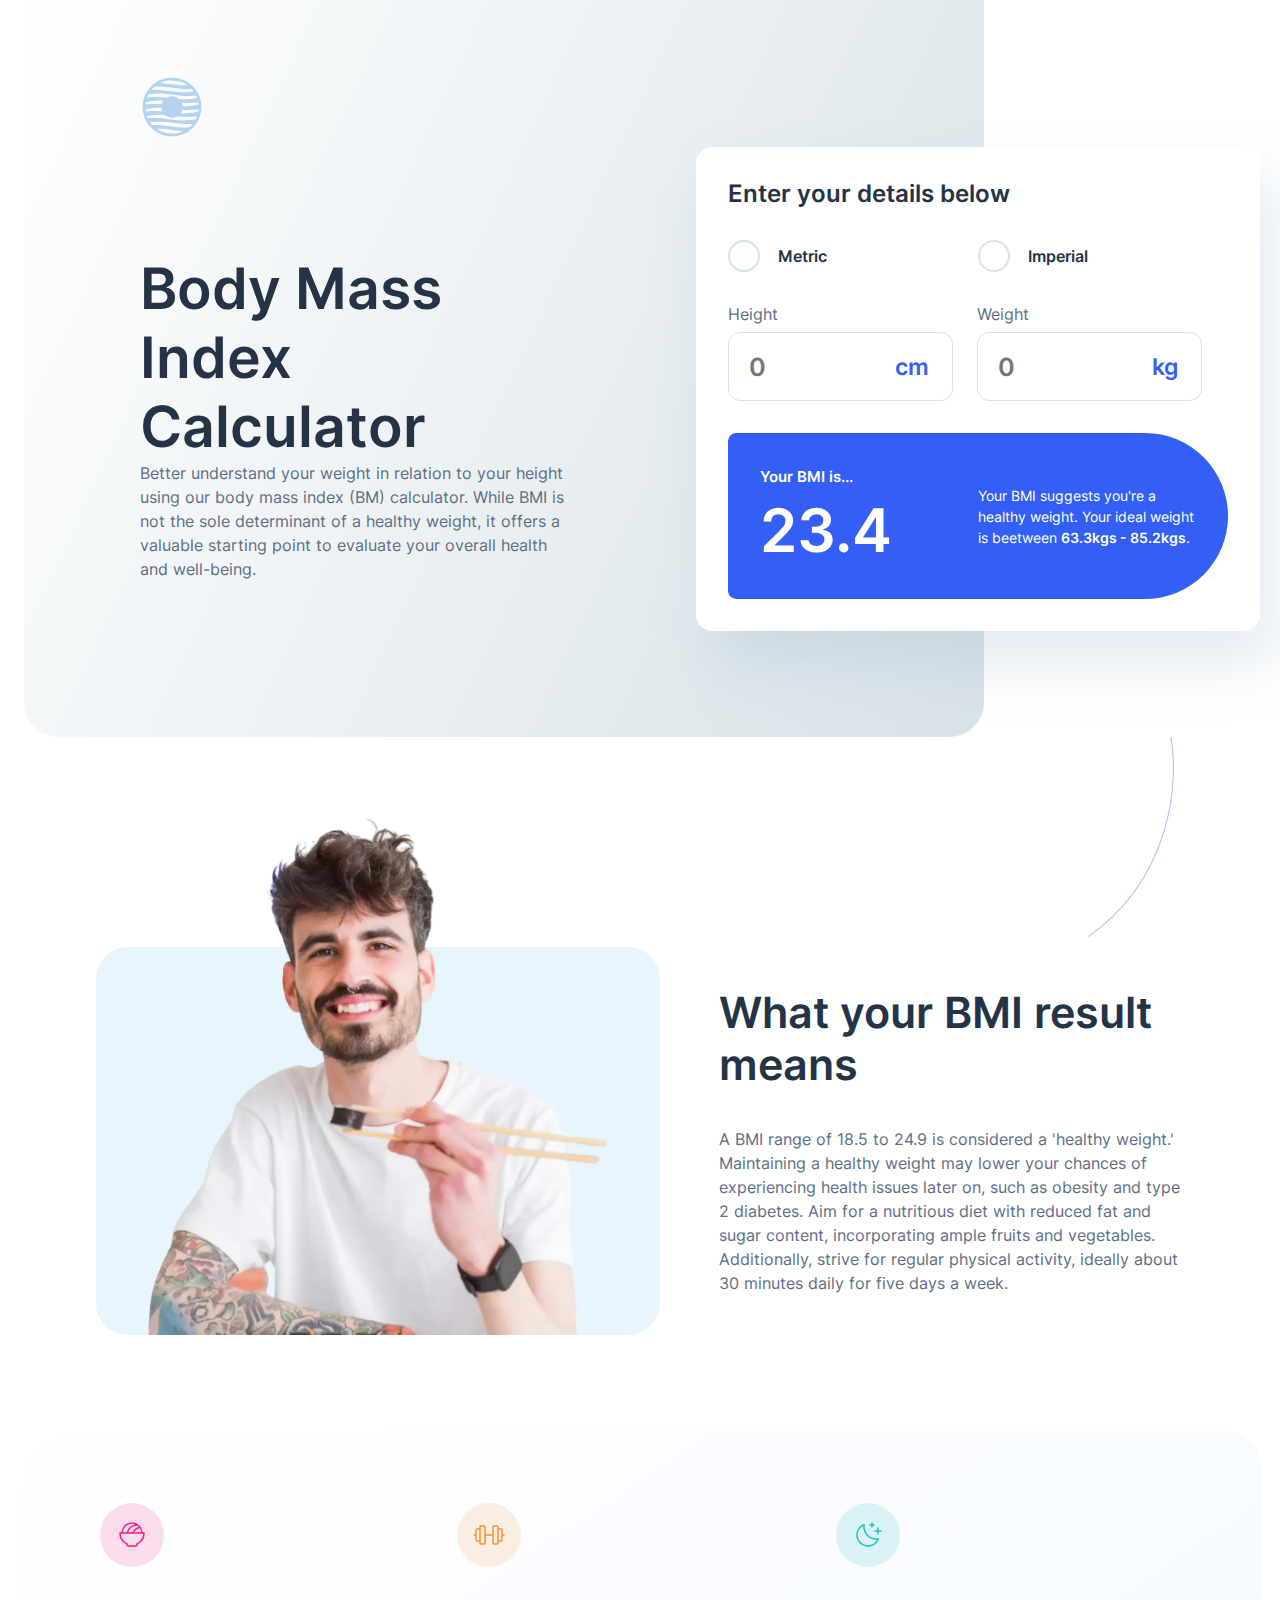
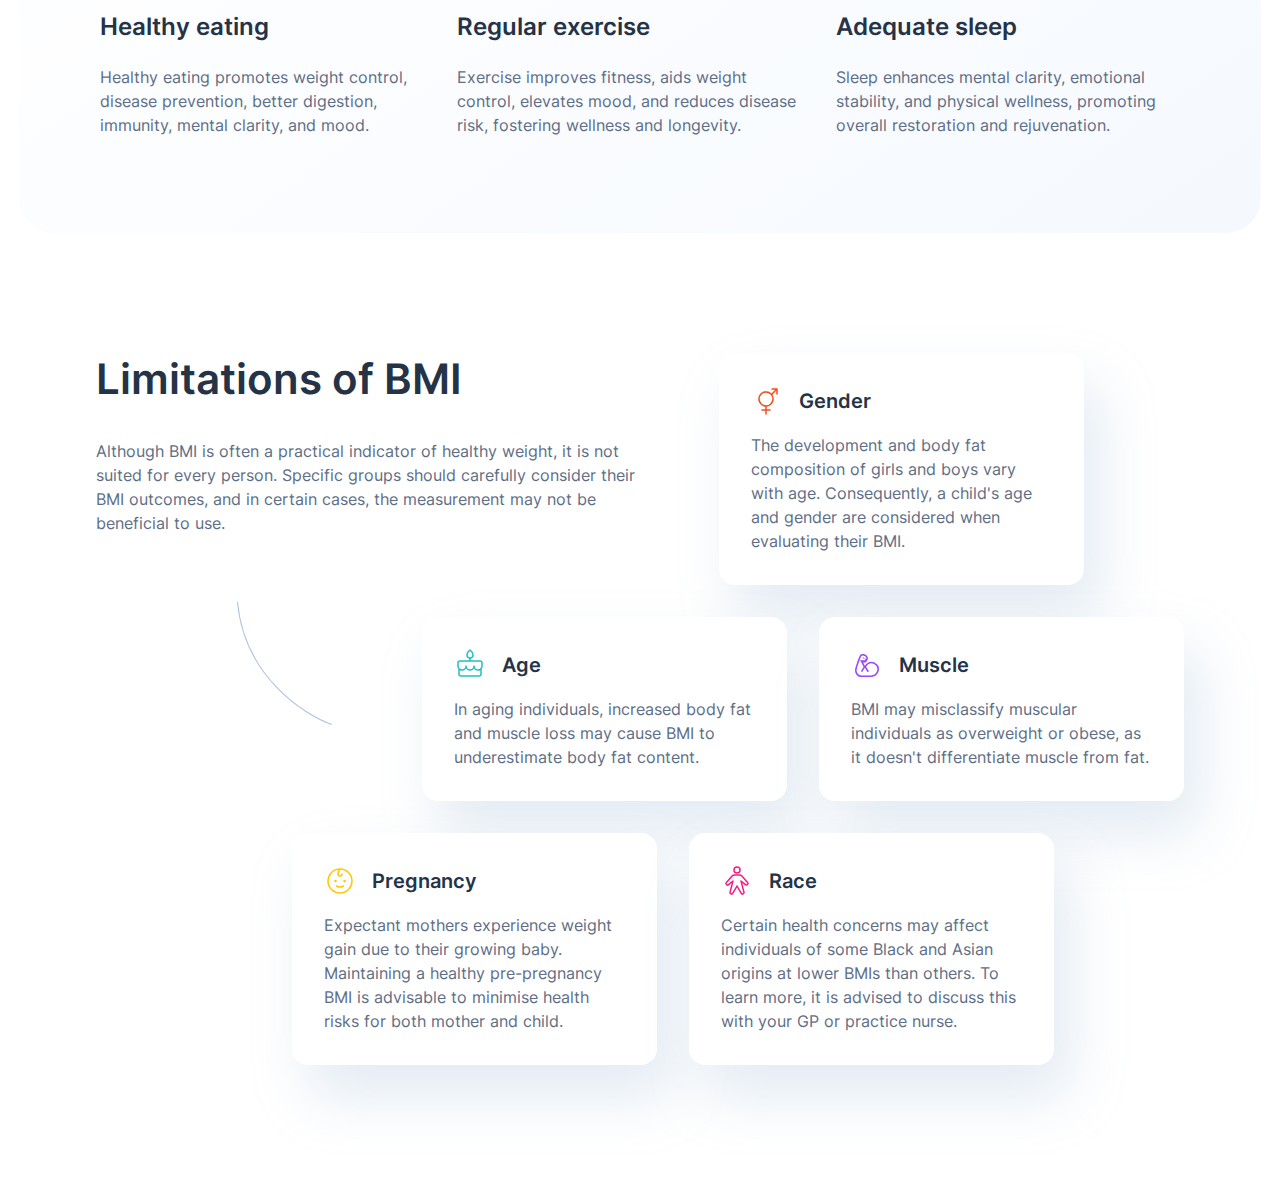
<file: index.html>
<!DOCTYPE html>
<html lang="en">

<head>
    <meta charset="UTF-8">
    <meta name="viewport" content="width=device-width, initial-scale=1.0">

    <link rel="icon" type="image/png" sizes="32x32" href="./img/favicon-32x32.png">
    <link rel="stylesheet" href="style.css">

    <title>Body Mass Index Calculator</title>
</head>

<body>
    <section id="hero">
        <header>
            <img src="./img/logo.svg" alt="logo">

            <div id="content-box">
                <div id="header-texts-container">
                    <h1>Body Mass Index Calculator</h1>

                    <p>Better understand your weight in relation to your height using our
                        body mass index (BM) calculator. While BMI is not the sole determinant
                        of a healthy weight, it offers a valuable starting point to evaluate
                        your overall health and well-being.</p>
                </div>

                <section id="calculator-box">
                    <h2>Enter your details below</h2>

                    <div id="radius-field">

                        <div id="metric-radio-input-container">
                            <input type="radio" name="measurement-systems" id="metric" value="m">
                            <label for="metric"> Metric </label>
                        </div>

                        <div id="imperial-radio-input-container">
                            <input type="radio" name="measurement-systems" id="imperial" value="i">
                            <label for="imperial"> Imperial </label>
                        </div>
                    </div>

                    <div id="text-field">

                        <div id="height-input-container">
                            <label for="height">Height</label>
                            <div class="input-text">
                                <input type="text" name="height" id="height" placeholder="0">
                                <span>cm</span>
                            </div>
                        </div>

                        <div id="weight-input-container">
                            <label for="weight">Weight</label>
                            <div class="input-text">
                                <input type="text" name="weight" id="weight" placeholder="0">
                                <span>kg</span>
                            </div>
                        </div>
                    </div>

                    <div id="answer-box">
                        <div id="answer-container">
                            <h3>Your BMI is...</h3>
                            <span>23.4</span>
                        </div>
                        <div id="range-container">
                            <p>Your BMI suggests you're a healthy weight. Your ideal weight is beetween <span>63.3kgs -
                                    85.2kgs</span>.</p>
                        </div>
                    </div>
                </section>

            </div>
        </header>
        <img src="./img/pattern-curved-line-left.svg" id="line-left">
    </section>

    <section id="bmi-information-container">
        <img src="./img/image-man-eating.webp" alt="man-eating">

        <div id="result-information-container">
            <h2>What your BMI result means</h2>

            <p>A BMI range of 18.5 to 24.9 is considered a 'healthy weight.' Maintaining a
                healthy weight may lower your chances of experiencing health issues later on,
                such as obesity and type 2 diabetes. Aim for a nutritious diet with reduced
                fat and sugar content, incorporating ample fruits and vegetables. Additionally,
                strive for regular physical activity, ideally about 30 minutes daily for
                five days a week.
            </p>
        </div>
    </section>

    <section id="healthy-habits-container">
        <div id="healthy-habits-content">
            <div class="habits-card">
                <img src="./img/icon-eating.svg" alt="food">

                <div class="card-content-container">
                    <h3>Healthy eating</h3>
                    <p>
                        Healthy eating promotes weight control, disease prevention, better digestion, immunity, mental
                        clarity,
                        and mood.
                    </p>
                </div>
            </div>
            <div class="habits-card">
                <img src="./img/icon-exercise.svg" alt="dumbbell">

                <div class="card-content-container">
                    <h3>Regular exercise</h3>
                    <p>
                        Exercise improves fitness, aids weight control, elevates mood, and reduces disease risk,
                        fostering
                        wellness and longevity.
                    </p>
                </div>
            </div>
            <div class="habits-card">
                <img src="./img/icon-sleep.svg" alt="moon">

                <div class="card-content-container">
                    <h3>Adequate sleep</h3>

                    <p>
                        Sleep enhances mental clarity, emotional stability, and physical wellness, promoting overall
                        restoration
                        and rejuvenation.
                    </p>
                </div>
            </div>
        </div>
    </section>

    <section id="limitations-container">
        <section id="container-title">
            <h3>Limitations of BMI</h3>
            <p>
                Although BMI is often a practical indicator of healthy weight, it is not suited for
                every person. Specific groups should carefully consider their BMI outcomes, and in
                certain cases, the measurement may not be beneficial to use.
            </p>
        </section>
        <section id="limitations-cards-container">
            <div id="cards-first-line">
                <div class="limitations-card" id="gender">
                    <div class="card-title">
                        <img src="./img/icon-gender.svg" alt="gender">
                        <h4>Gender</h4>
                    </div>
                    <p>
                        The development and body fat composition of girls and boys vary with age. Consequently,
                        a child's age and gender are considered when evaluating their BMI.
                    </p>
                </div>
            </div>
            <div id="cards-second-line">
                <div class="limitations-card" id="age">
                    <div class="card-title">
                        <img src="./img/icon-age.svg" alt="age">
                        <h4>Age</h4>
                    </div>
                    <p>
                        In aging individuals, increased body fat and muscle loss may cause BMI to underestimate
                        body fat content.
                    </p>
                </div>
                <div class="limitations-card" id="muscle">
                    <div class="card-title">
                        <img src="./img/icon-muscle.svg" alt="muscle">
                        <h4>Muscle</h4>
                    </div>
                    <p>
                        BMI may misclassify muscular individuals as overweight or obese, as it doesn't
                        differentiate muscle from fat.
                    </p>
                </div>
            </div>
            <div id="cards-third-line">
                <div class="limitations-card" id="pregnancy">
                    <div class="card-title">
                        <img src="./img/icon-pregnancy.svg" alt="baby">
                        <h4>Pregnancy</h4>
                    </div>
                    <p>
                        Expectant mothers experience weight gain due to their growing baby. Maintaining a
                        healthy pre-pregnancy BMI is advisable to minimise health risks for both mother
                        and child.
                    </p>
                </div>
                <div class="limitations-card" id="race">
                    <div class="card-title">
                        <img src="./img/icon-race.svg" alt="person">
                        <h4>Race</h4>
                    </div>
                    <p>
                        Certain health concerns may affect individuals of some Black and Asian origins at
                        lower BMIs than others. To learn more, it is advised to discuss this with your
                        GP or practice nurse.
                    </p>
                </div>
            </div>
        </section>
        <img src="./img/pattern-curved-line-right.svg" id="line-right">
    </section>

</body>

</html>
</file>
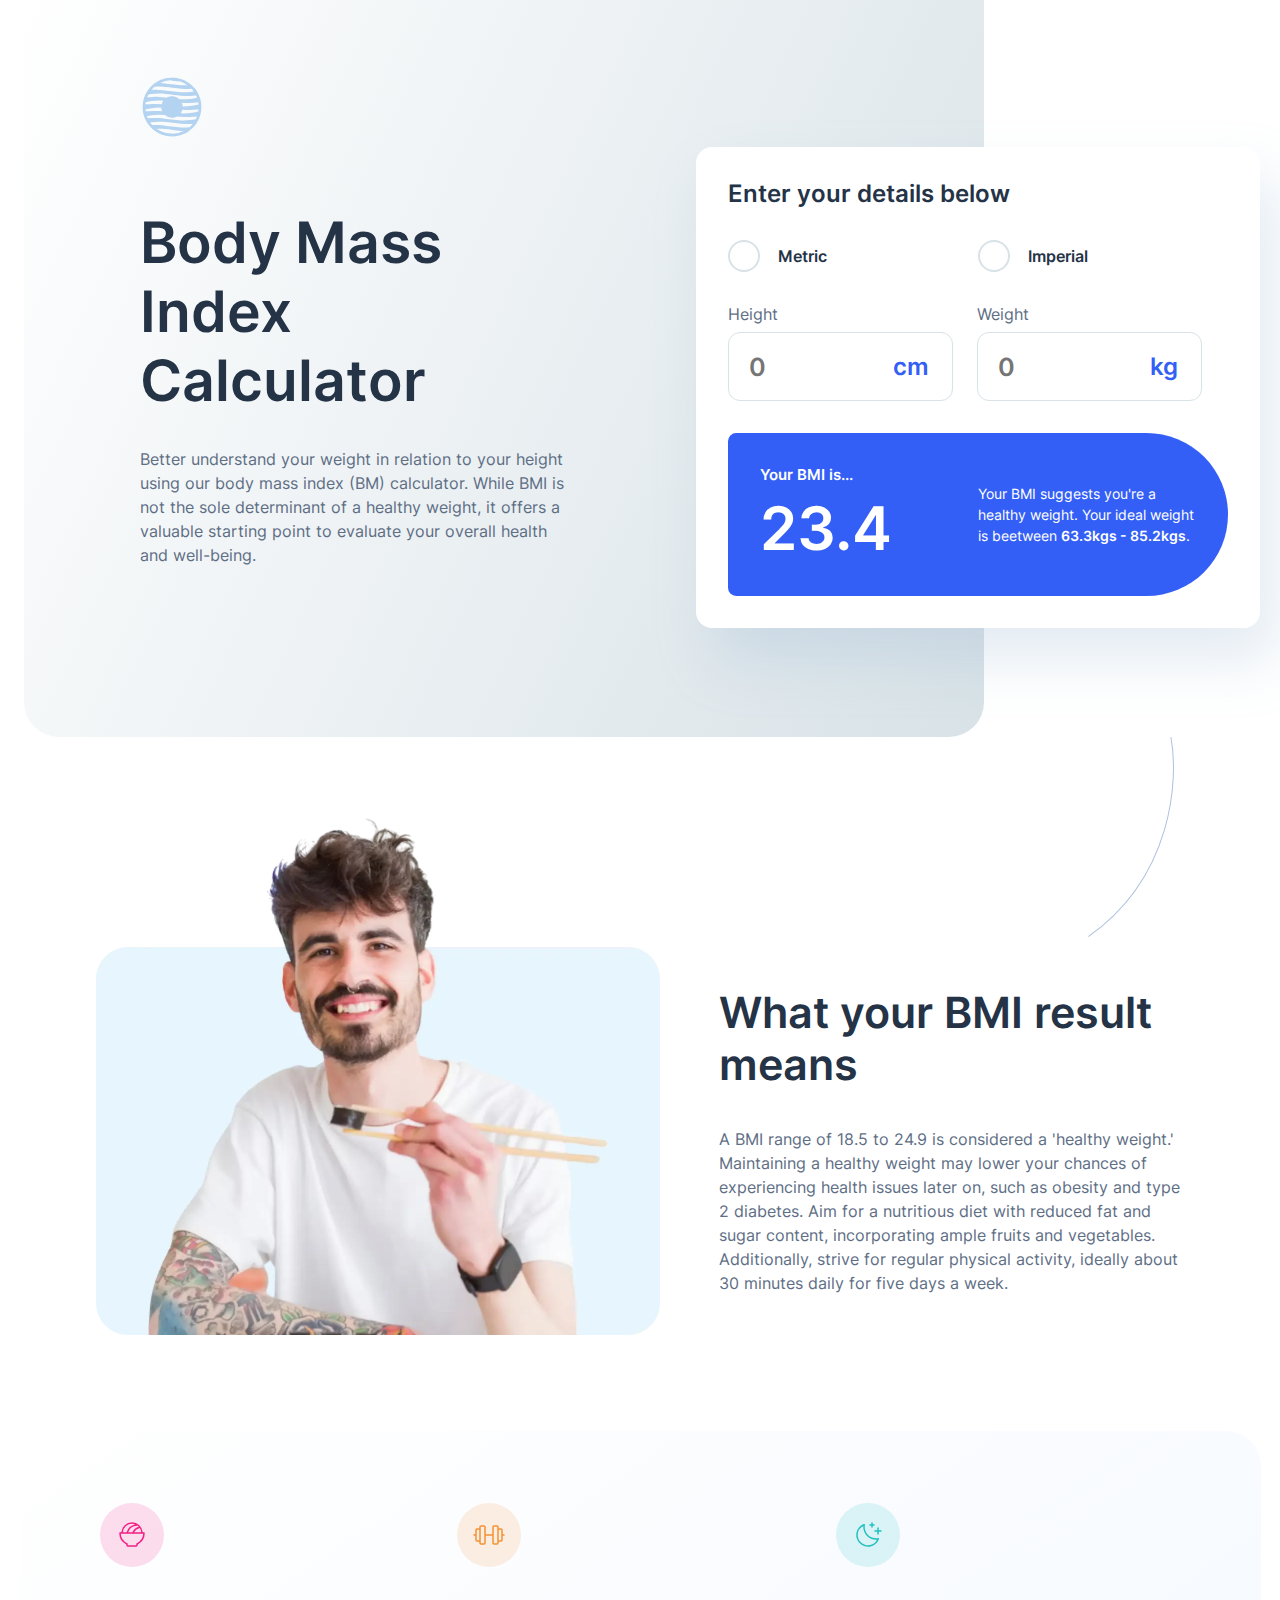
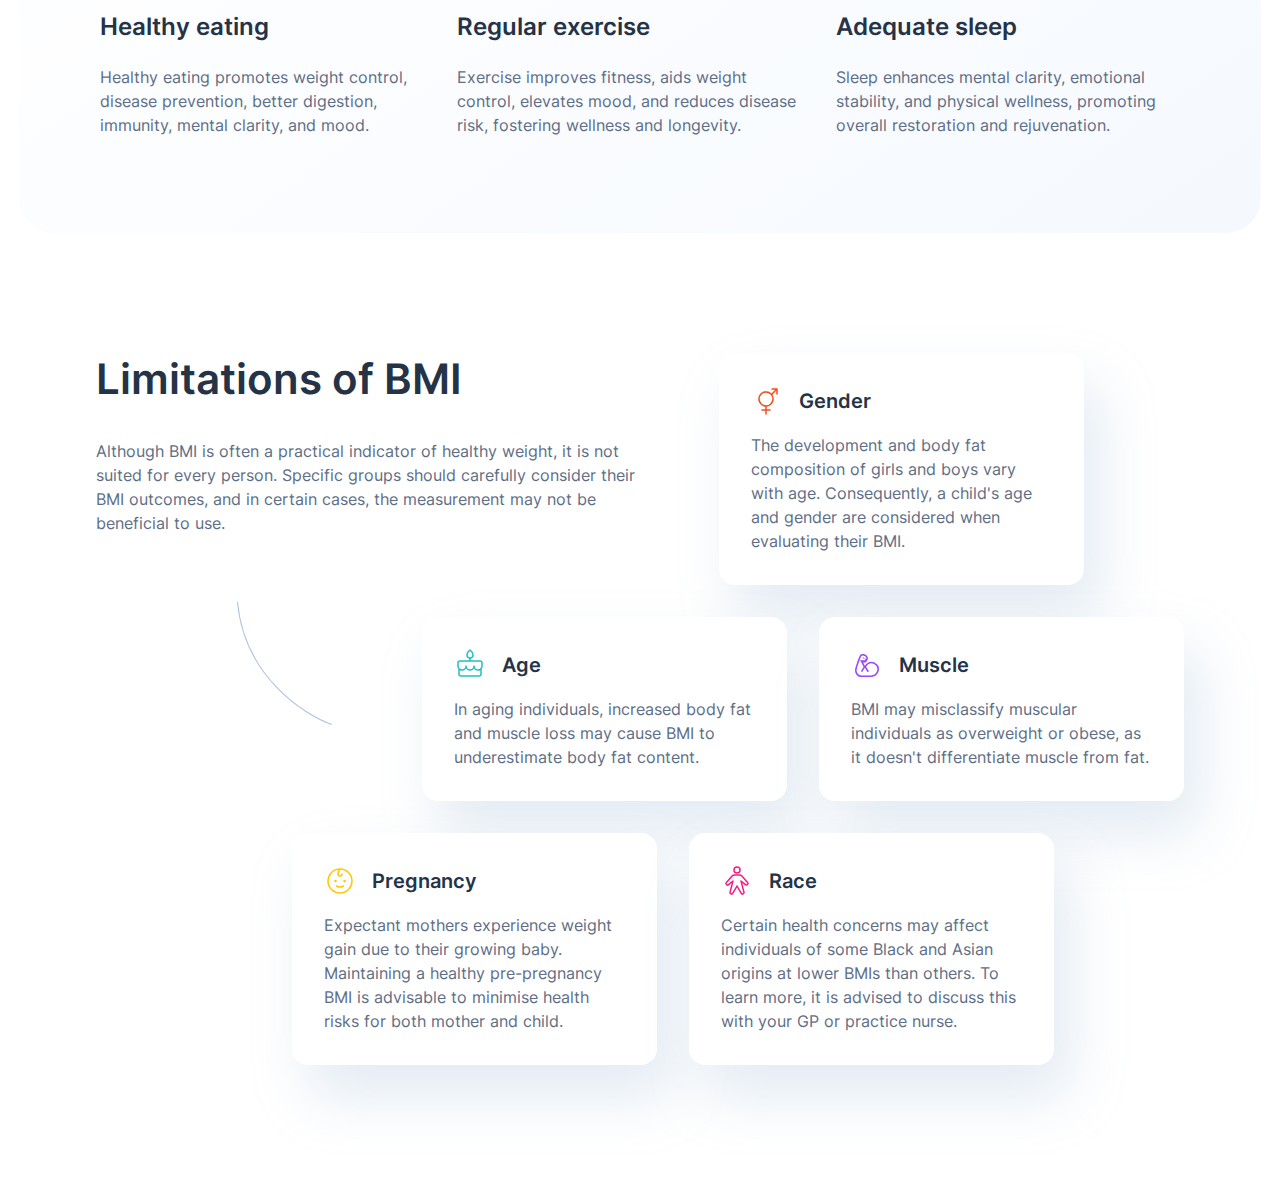
<file: src/index.html>
<!DOCTYPE html>
<html lang="en">

<head>
    <meta charset="UTF-8">
    <meta name="viewport" content="width=device-width, initial-scale=1.0">

    <link rel="icon" type="image/png" sizes="32x32" href="./../assets/img/favicon-32x32.png">
    <link rel="stylesheet" href="./style.css" defer>

    <title>Body Mass Index Calculator</title>
</head>

<body>
    <section id="hero">
        <header>
            <img src="./../assets/img/logo.svg" alt="logo">

            <div id="content-box">
                <div id="header-texts-container">
                    <h1>Body Mass Index Calculator</h1>

                    <p>Better understand your weight in relation to your height using our
                        body mass index (BM) calculator. While BMI is not the sole determinant
                        of a healthy weight, it offers a valuable starting point to evaluate
                        your overall health and well-being.</p>
                </div>

                <section id="calculator-box">
                    <h2>Enter your details below</h2>

                    <div id="radius-field">

                        <div id="metric-radio-input-container">
                            <input type="radio" name="measurement-systems" id="metric" value="m">
                            <label for="metric"> Metric </label>
                        </div>

                        <div id="imperial-radio-input-container">
                            <input type="radio" name="measurement-systems" id="imperial" value="i">
                            <label for="imperial"> Imperial </label>
                        </div>
                    </div>

                    <div id="text-field">

                        <div class="input-container">
                            <label for="height">Height</label>
                            <div class="input-text">
                                <input type="text" name="height" id="height" placeholder="0">
                                <span>cm</span>
                            </div>
                        </div>

                        <div class="input-container">
                            <label for="weight">Weight</label>
                            <div class="input-text">
                                <input type="text" name="weight" id="weight" placeholder="0">
                                <span>kg</span>
                            </div>
                        </div>
                    </div>

                    <div id="answer-box">
                        <div id="answer-container">
                            <h3>Your BMI is...</h3>
                            <span>23.4</span>
                        </div>
                        <div id="range-container">
                            <p>Your BMI suggests you're a healthy weight. Your ideal weight is beetween <span>63.3kgs -
                                    85.2kgs</span>.</p>
                        </div>
                    </div>
                </section>

            </div>
        </header>
        <img src="./../assets/img/pattern-curved-line-left.svg" id="line-left">
    </section>

    <section id="bmi-information-container">
        <img src="./../assets/img/image-man-eating.webp" alt="man-eating">

        <div id="result-information-container">
            <h2>What your BMI result means</h2>

            <p>A BMI range of 18.5 to 24.9 is considered a 'healthy weight.' Maintaining a
                healthy weight may lower your chances of experiencing health issues later on,
                such as obesity and type 2 diabetes. Aim for a nutritious diet with reduced
                fat and sugar content, incorporating ample fruits and vegetables. Additionally,
                strive for regular physical activity, ideally about 30 minutes daily for
                five days a week.
            </p>
        </div>
    </section>

    <section id="healthy-habits-container">
        <div id="healthy-habits-content">
            <div class="habits-card">
                <img src="./../assets/img/icon-eating.svg" alt="food">

                <div class="card-content-container">
                    <h3>Healthy eating</h3>
                    <p>
                        Healthy eating promotes weight control, disease prevention, better digestion, immunity, mental
                        clarity,
                        and mood.
                    </p>
                </div>
            </div>
            <div class="habits-card">
                <img src="./../assets/img/icon-exercise.svg" alt="dumbbell">

                <div class="card-content-container">
                    <h3>Regular exercise</h3>
                    <p>
                        Exercise improves fitness, aids weight control, elevates mood, and reduces disease risk,
                        fostering
                        wellness and longevity.
                    </p>
                </div>
            </div>
            <div class="habits-card">
                <img src="./../assets/img/icon-sleep.svg" alt="moon">

                <div class="card-content-container">
                    <h3>Adequate sleep</h3>

                    <p>
                        Sleep enhances mental clarity, emotional stability, and physical wellness, promoting overall
                        restoration
                        and rejuvenation.
                    </p>
                </div>
            </div>
        </div>
    </section>

    <section id="limitations-container">
        <section id="container-title">
            <h3>Limitations of BMI</h3>
            <p>
                Although BMI is often a practical indicator of healthy weight, it is not suited for
                every person. Specific groups should carefully consider their BMI outcomes, and in
                certain cases, the measurement may not be beneficial to use.
            </p>
        </section>
        <section id="limitations-cards-container">
            <div id="cards-first-line">
                <div class="limitations-card" id="gender">
                    <div class="card-title">
                        <img src="./../assets/img/icon-gender.svg" alt="gender">
                        <h4>Gender</h4>
                    </div>
                    <p>
                        The development and body fat composition of girls and boys vary with age. Consequently,
                        a child's age and gender are considered when evaluating their BMI.
                    </p>
                </div>
            </div>
            <div id="cards-second-line">
                <div class="limitations-card" id="age">
                    <div class="card-title">
                        <img src="./../assets/img/icon-age.svg" alt="age">
                        <h4>Age</h4>
                    </div>
                    <p>
                        In aging individuals, increased body fat and muscle loss may cause BMI to underestimate
                        body fat content.
                    </p>
                </div>
                <div class="limitations-card" id="muscle">
                    <div class="card-title">
                        <img src="./../assets/img/icon-muscle.svg" alt="muscle">
                        <h4>Muscle</h4>
                    </div>
                    <p>
                        BMI may misclassify muscular individuals as overweight or obese, as it doesn't
                        differentiate muscle from fat.
                    </p>
                </div>
            </div>
            <div id="cards-third-line">
                <div class="limitations-card" id="pregnancy">
                    <div class="card-title">
                        <img src="./../assets/img/icon-pregnancy.svg" alt="baby">
                        <h4>Pregnancy</h4>
                    </div>
                    <p>
                        Expectant mothers experience weight gain due to their growing baby. Maintaining a
                        healthy pre-pregnancy BMI is advisable to minimise health risks for both mother
                        and child.
                    </p>
                </div>
                <div class="limitations-card" id="race">
                    <div class="card-title">
                        <img src="./../assets/img/icon-race.svg" alt="person">
                        <h4>Race</h4>
                    </div>
                    <p>
                        Certain health concerns may affect individuals of some Black and Asian origins at
                        lower BMIs than others. To learn more, it is advised to discuss this with your
                        GP or practice nurse.
                    </p>
                </div>
            </div>
        </section>
        <img src="./../assets/img/pattern-curved-line-right.svg" id="line-right">
    </section>

</body>

</html>
</file>
<file: style.css>
@font-face {
    font-family: 'Inter';
    src: url(./fonts/static/Inter-Regular.ttf)
}

@font-face {
    font-family: 'InterSemibold';
    src: url(./fonts/static/Inter-SemiBold.ttf)
}

:root {
    --blue: #345ff6;
    --gunmetal: #253347;
    --dark-eletric-blue: #5e6e85;
    --borders: #d8e2e7;
    --pure-white: #ffffff;
    --box-shadow-color: rgba(143, 174, 207, .25);
}

* {
    padding: 0;
    margin: 0;
    box-sizing: border-box;
}

body {
    display: flex;
    flex-direction: column;
    align-items: center;
    font-family: Inter;
    background-color: var(--pure-white);
    color: var(--gunmetal);
    margin-bottom: 120px;
}

/* Hero e Header */

#hero {
    width: 100%;
    display: flex;
    position: relative;
}

header {
    display: flex;
    flex-direction: column;
    background: linear-gradient(115deg, var(--pure-white), var(--borders));
    height: 737px;
    width: 75%;
    padding-left: 116px;
    border-radius: 0 0 35px 35px;
    gap: 127px;
    margin-left: 24px;
}

header img {
    width: 64px;
    padding-top: 75px;
}

#content-box {
    position: absolute;
    display: flex;
    align-items: center;
    top: 20%;
    gap: 32px;
}

#header-texts-container {
    display: flex;
    flex-direction: column;
    justify-content: space-between;
    width: 46%;
    height: 271px;
    padding-right: 91px;
}

#header-texts-container h1 {
    font-family: InterSemiBold;
    color: var(--gunmetal);
    font-size: 57px;
}

#header-texts-container p {
    font-size: 16px;
    line-height: 1.5;
    color: var(--dark-eletric-blue);
}

#calculator-box {
    display: flex;
    flex-direction: column;
    height: 484px;
    width: 564px;
    background-color: var(--pure-white);
    padding: 32px;
    gap: 32px;
    border-radius: 16px;
    box-shadow: 16px 32px 56px 0px var(--box-shadow-color);
}

#calculator-box > h2 {
    font-family: InterSemiBold;
}

#radius-field {
    display: flex;
    align-items: center;
    font-family: InterSemiBold;
}

input[type="radio"] {
    appearance: none;
    user-select: none;
    border: 2px solid var(--borders);
    width: 2rem;
    height: 2rem;
    border-radius: 9999px;
    cursor: pointer;
}

input[type="radio"]:hover {
    border: 2px solid var(--blue);
}

input[type="radio"]:checked {
    border: 8px solid var(--borders);
    background-color: var(--blue);
}

#metric-radio-input-container {
    display: flex;
    align-items: center;
    gap: 18px;
    width: 50%;
}

#imperial-radio-input-container {
    display: flex;
    align-items: center;
    gap: 18px;
    width: 50%;
}

#text-field {
    display: flex;
    gap: 24px;
    color: var(--dark-eletric-blue);
    font-size: 16px;
}

#height-input-container {
    display: flex;
    flex-direction: column;
    width: 45%;
    gap: 8px;
}

.input-text {
    display: flex;
    position: relative; 
    align-items: center;
    justify-content: end;
}

.input-text > span {
    padding: 24px;
    position: absolute;
    color: var(--blue);
    font-family: InterSemiBold;
    font-size: 23px;
}

input[type="text"]{
    position: relative;
    display: flex;
    height: 69px;
    border-radius: 12px;
    border: 1px solid var(--borders);
    font-size: 25px;
    width: 100%;
    cursor: pointer;
    padding: 24px 20px;
    font-family: InterSemiBold;
}

input[type="text"]:hover{
    border: 1px solid var(--blue);
}

input[type="text"]:focus{
    appearance: none;
    outline: none;
    border: 2px solid var(--blue);
}

#weight-input-container {
    display: flex;
    flex-direction: column;
    width: 45%;
    gap: 8px;
}

#answer-box {
    display: flex;
    align-items: center;
    justify-content: space-between;
    background-color: var(--blue);
    color: var(--pure-white);
    padding: 32px;
    height: 166px;
    border-radius: 10px 100px 100px 10px;
}

#answer-container {
    display: flex;
    flex-direction: column;
    width: 50%;
    font-family: InterSemiBold;
    font-size: 13px;
    gap: 8px;
}

#answer-container>span {
    font-size: 60px;
}

/* BMI range information section*/

#range-container {
    position: relative;
    display: flex;
    flex-direction: column;
    width: 50%;
    font-size: 14px;
    line-height: 1.5;
}

#range-container>p>span {
    font-family: InterSemiBold;
}

#bmi-information-container {
    display: flex;
    justify-content: space-between;
    width: 85%;
    margin-top: 65px;
}

#bmi-information-container > img {
    display: flex;
    object-fit: cover;
    object-position: top;
    max-width: 564px;
}

#result-information-container {
    display: flex;
    flex-direction: column;
    justify-content: space-between;
    width: 465px;
    height: 309px;
    align-self: flex-end;
    margin-bottom: 40px;
}

#result-information-container > h2 {
    font-family: InterSemiBold;
    font-size: 43px;
    color: var(--gunmetal);
}

#result-information-container > p {
    color: var(--dark-eletric-blue);
    line-height: 1.5;
}

/* Healthy habits information container */

#healthy-habits-container {
    display: flex;
    justify-content: center;
    background-color: #d6e6fe;
    background: linear-gradient(145deg, var(--pure-white), #d6e6fe 400%);
    display: flex;
    height: 402px;
    border-radius: 35px;
    width: 97%;
    margin-top: 96px;
}

#healthy-habits-content {
    display: flex;
    height: 234px;
    width: 87%;
    margin-top: 72px;
    gap: 32px;
}

.habits-card {
    display: flex;
    flex-direction: column;
    align-items: flex-start;
    justify-content: space-between;
}

.habits-card > img {
    height: 64px;
}

.card-content-container {
    display: flex;
    flex-direction: column;
    justify-content: space-between;
    height: 125px;
}

.card-content-container > h3 {
    color: var(--gunmetal);
    font-family: InterSemiBold;
    font-size: 24px;
}

.card-content-container > p {
    color: var(--dark-eletric-blue);
    font-size: 16px;
    line-height: 1.5;
}

/* Section about the BMI limitations */

#limitations-container {
    width: 85%;
    display: flex;
    position: relative;
    margin-top: 120px;
}

#container-title {
    display: flex;
    flex-direction: column;
    width: 564px;
    position: absolute;
    font-size: 16px;
    gap: 35px;
}

#container-title > h3 {
    font-size: 42px;
    color: var(--gunmetal);
    font-family: InterSemiBold;
}

#container-title > p {
    line-height: 24px;
    color: var(--dark-eletric-blue);
}

#limitations-cards-container {
    width: 82%;
    display: flex;
    flex-direction: column;
    margin-left: auto;
    gap: 32px;
}

#cards-first-line {
    display: flex;
    justify-content: end;
    margin-right: 100px;
    gap: 32px;
}

#cards-second-line {
    display: flex;
    justify-content: end;
    gap: 32px;
}

#cards-third-line {
    display: flex;
    gap: 32px;
}

.limitations-card {
    display: flex;
    flex-direction: column;
    width: 365px;
    padding: 32px;
    gap: 16px;
    color: var(--dark-eletric-blue);
    border-radius: 16px;
    box-shadow: 16px 32px 56px 0 var(--box-shadow-color);
    background-color: var(--pure-white); /* impede a invasão da sombra */
}

.limitations-card > p {
    line-height: 1.5;
}

.card-title {
    display: flex;
    align-items: center;
    gap: 16px;
    color: var(--gunmetal);
    font-size: 20px;
    font-family: InterSemiBold;
}

#line-left {
    position: absolute;
    left: 85vw;
    top: 100%;
}

#line-right {
    position: absolute;
    top: 35%;
    left: 13%;
}
</file>
<file: src/style.css>
@font-face {
    font-family: 'Inter';
    src: url(./../assets/fonts/static/Inter-Regular.ttf)
}

@font-face {
    font-family: 'InterSemibold';
    src: url(./../assets/fonts/static/Inter-SemiBold.ttf)
}

:root {
    --blue: #345ff6;
    --gunmetal: #253347;
    --dark-eletric-blue: #5e6e85;
    --borders: #d8e2e7;
    --pure-white: #ffffff;
    --box-shadow-color: rgba(143, 174, 207, .25);
}

* {
    padding: 0;
    margin: 0;
    box-sizing: border-box;
}

body {
    display: flex;
    flex-direction: column;
    align-items: center;
    font-family: Inter;
    background-color: var(--pure-white);
    color: var(--gunmetal);
    margin-bottom: 120px;
}

/* Hero and Header */

#hero {
    width: 100%;
    display: flex;
    position: relative;
}

header {
    display: flex;
    flex-direction: column;
    background: linear-gradient(115deg, var(--pure-white), var(--borders));
    height: 737px;
    width: 75%;
    padding-left: 116px;
    border-radius: 0 0 35px 35px;
    gap: 127px;
    margin-left: 24px;
}

header img {
    width: 64px;
    padding-top: 75px;
}

#content-box {
    position: absolute;
    display: flex;
    align-items: center;
    top: 20%;
    height: auto;
    gap: 32px;
}

#header-texts-container {
    display: flex;
    flex-direction: column;
    justify-content: space-between;
    width: 46%;
    height: auto;
    padding-right: 91px;
    gap: 32px;
}

#header-texts-container h1 {
    font-family: InterSemiBold;
    color: var(--gunmetal);
    font-size: 57px;
}

#header-texts-container p {
    font-size: 16px;
    line-height: 1.5;
    color: var(--dark-eletric-blue);
}

#calculator-box {
    display: flex;
    flex-direction: column;
    width: 564px;
    height: auto;
    background-color: var(--pure-white);
    padding: 32px;
    gap: 32px;
    border-radius: 16px;
    box-shadow: 16px 32px 56px 0px var(--box-shadow-color);
}

#calculator-box>h2 {
    font-family: InterSemiBold;
}

#radius-field {
    display: flex;
    align-items: center;
    font-family: InterSemiBold;
}

input[type="radio"] {
    appearance: none;
    user-select: none;
    border: 2px solid var(--borders);
    width: 2rem;
    height: 2rem;
    border-radius: 9999px;
    cursor: pointer;
}

input[type="radio"]:hover {
    border: 2px solid var(--blue);
}

input[type="radio"]:checked {
    border: 8px solid var(--borders);
    background-color: var(--blue);
}

#metric-radio-input-container {
    display: flex;
    align-items: center;
    gap: 18px;
    width: 50%;
}

#imperial-radio-input-container {
    display: flex;
    align-items: center;
    gap: 18px;
    width: 50%;
}

#text-field {
    display: flex;
    gap: 24px;
    color: var(--dark-eletric-blue);
    font-size: 16px;
}

.input-container {
    display: flex;
    flex-direction: column;
    width: 45%;
    gap: 8px;
}

.input-text {
    display: flex;
    position: relative;
    align-items: center;
    justify-content: end;
}

.input-text>span {
    padding: 24px;
    position: absolute;
    color: var(--blue);
    font-family: InterSemiBold;
    font-size: 24px;
}

input[type="text"] {
    position: relative;
    display: flex;
    height: 69px;
    border-radius: 12px;
    border: 1px solid var(--borders);
    font-size: 25px;
    width: 100%;
    cursor: pointer;
    padding: 24px 20px;
    font-family: InterSemiBold;
}

input[type="text"]:hover {
    border: 1px solid var(--blue);
}

input[type="text"]:focus {
    appearance: none;
    outline: none;
    border: 2px solid var(--blue);
}

#answer-box {
    display: flex;
    align-items: center;
    justify-content: space-between;
    background-color: var(--blue);
    color: var(--pure-white);
    padding: 32px;
    height: auto;
    border-radius: 10px 100px 100px 10px;
}

#answer-container {
    display: flex;
    flex-direction: column;
    width: 50%;
    height: auto;
    font-family: InterSemiBold;
    font-size: 13px;
    gap: 8px;
}

#answer-container>span {
    font-size: 60px;
}

#range-container {
    position: relative;
    display: flex;
    flex-direction: column;
    width: 50%;
    font-size: 14px;
    line-height: 1.5;
}

#range-container>p>span {
    font-family: InterSemiBold;
}

/* BMI range information section*/

#bmi-information-container {
    display: flex;
    justify-content: space-between;
    width: 85%;
    margin-top: 65px;
}

#bmi-information-container>img {
    display: flex;
    object-fit: cover;
    object-position: top;
    max-width: 564px;
}

#result-information-container {
    display: flex;
    flex-direction: column;
    justify-content: space-between;
    width: 465px;
    height: 309px;
    align-self: flex-end;
    margin-bottom: 40px;
}

#result-information-container>h2 {
    font-family: InterSemiBold;
    font-size: 43px;
    color: var(--gunmetal);
}

#result-information-container>p {
    color: var(--dark-eletric-blue);
    line-height: 1.5;
}

/* Healthy habits information container */

#healthy-habits-container {
    display: flex;
    justify-content: center;
    background-color: #d6e6fe;
    background: linear-gradient(145deg, var(--pure-white), #d6e6fe 400%);
    display: flex;
    height: 402px;
    border-radius: 35px;
    width: 97%;
    margin-top: 96px;
}

#healthy-habits-content {
    display: flex;
    height: 234px;
    width: 87%;
    margin-top: 72px;
    gap: 32px;
}

.habits-card {
    display: flex;
    flex-direction: column;
    align-items: flex-start;
    justify-content: space-between;
}

.habits-card>img {
    height: 64px;
}

.card-content-container {
    display: flex;
    flex-direction: column;
    justify-content: space-between;
    height: 125px;
}

.card-content-container>h3 {
    color: var(--gunmetal);
    font-family: InterSemiBold;
    font-size: 24px;
}

.card-content-container>p {
    color: var(--dark-eletric-blue);
    font-size: 16px;
    line-height: 1.5;
}

/* Section about the BMI limitations */

#limitations-container {
    width: 85%;
    display: flex;
    position: relative;
    margin-top: 120px;
}

#container-title {
    display: flex;
    flex-direction: column;
    width: 564px;
    position: absolute;
    font-size: 16px;
    gap: 35px;
}

#container-title>h3 {
    font-size: 42px;
    color: var(--gunmetal);
    font-family: InterSemiBold;
}

#container-title>p {
    line-height: 24px;
    color: var(--dark-eletric-blue);
}

#limitations-cards-container {
    width: 82%;
    display: flex;
    flex-direction: column;
    margin-left: auto;
    gap: 32px;
}

#cards-first-line {
    display: flex;
    justify-content: end;
    margin-right: 100px;
    gap: 32px;
}

#cards-second-line {
    display: flex;
    justify-content: end;
    gap: 32px;
}

#cards-third-line {
    display: flex;
    gap: 32px;
}

.limitations-card {
    display: flex;
    flex-direction: column;
    width: 365px;
    padding: 32px;
    gap: 16px;
    color: var(--dark-eletric-blue);
    border-radius: 16px;
    box-shadow: 16px 32px 56px 0 var(--box-shadow-color);
    background-color: var(--pure-white);
    /* impede a invasão da sombra */
}

.limitations-card>p {
    line-height: 1.5;
}

.card-title {
    display: flex;
    align-items: center;
    gap: 16px;
    color: var(--gunmetal);
    font-size: 20px;
    font-family: InterSemiBold;
}

#line-left {
    position: absolute;
    left: 85vw;
    top: 100%;
}

#line-right {
    position: absolute;
    top: 35%;
    left: 13%;
}

@media (max-width: 400px) {
    header {
        width: 100%;
        margin-left: 0;
        height: 640px;
        gap: 24px;
        padding: 0;
        align-items: center;
        text-align: center;
    }

    header img {
        width: 40px;
        padding-top: 24px;
    }

    #content-box {
        position: relative;
        flex-direction: column;
        width: 100%;
        top: 0%;
        gap: 48px;
    }

    #header-texts-container {
        width: 87%;
        align-items: center;
        padding: 0;
        gap: 24px;
    }

    #header-texts-container h1 {
        font-size: 48px;
    }

    #calculator-box {
        width: 87%;
        height: auto;
        padding: 24px;
        gap: 24px;
    }

    #calculator-box > h2 {
        font-size: 24px;
    }

    #text-field {
        flex-direction: column;
        text-align: start;
        gap: 16px;
    }

    .input-container {
        width: 100%;
        font-size: 14px;
        gap: 8px;
    }

    #answer-box {
        flex-direction: column;
        width: 100%;
        height: auto;
        border-radius: 16px;
        gap: 24px;
        align-items: flex-start;
    }

    #answer-container {
        align-items: flex-start;
        width: 100%;
    }

    #range-container {
        width: 100%;
        text-align: left;
        align-items: flex-start;
        font-size: 14px;
    }

    #bmi-information-container {
        display: none;
    }

    #healthy-habits-container {
        display: none;
    }

    #limitations-container {
        display: none;
    }

    #line-left {
        display: none;
    }
}
</file>
